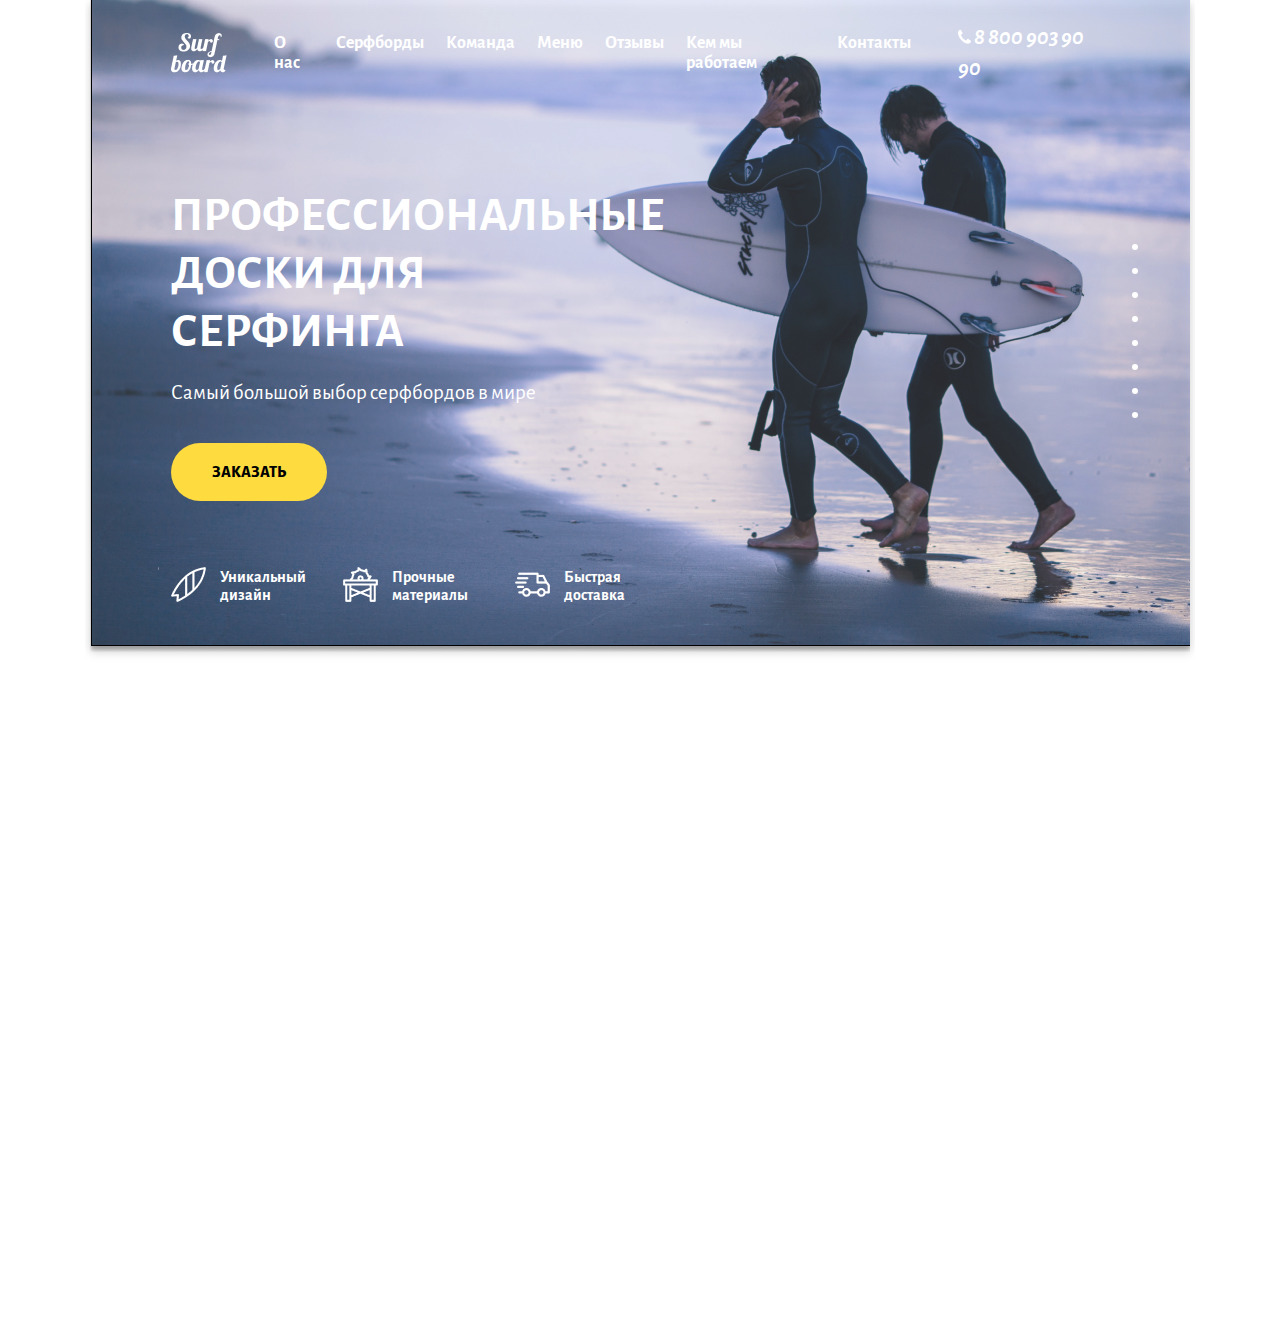
<file: index.html>
<!DOCTYPE html>
<html lang="ru">

<head>
  <meta charset="UTF-8">
  <meta http-equiv="X-UA-Compatible" content="IE=edge">
  <meta name="viewport" content="width=1100px, initial-scale=1.0">
  <link rel="stylesheet" href="main.css">
  <title>Surfboard</title>
</head>

<body>

  <div class="wrapper">
    <div class="welcome-background"></div>

    <div class="welcome-content">

      <header class="header">
        <div class="container header__container">
          <a href="" class="logo">
            <img src="/image/logo/logo.png" alt="">
          </a>
          <nav class="menu">
            <ul class="menu__list">
              <li class="menu__item">
                <a href="" class="menu__link">О нас</a>
              </li>
              <li class="menu__item">
                <a href="" class="menu__link">Серфборды</a>
              </li>
              <li class="menu__item">
                <a href="" class="menu__link">Команда</a>
              </li>
              <li class="menu__item">
                <a href="" class="menu__link">Меню</a>
              </li>
              <li class="menu__item">
                <a href="" class="menu__link">Отзывы</a>
              </li>
              <li class="menu__item">
                <a href="" class="menu__link">Кем мы работаем</a>
              </li>
              <li class="menu__item">
                <a href="" class="menu__link">Контакты</a>
              </li>
            </ul>
          </nav>
          <address class="contacts">
            <a href="phone:+78009039090" class="contacts__phone">8 800 903 90 90</a>
          </address>
        </div>
      </header>

      <main class="offer">
        <div class="offer__wrapper">

          <div class="container offer__container">
            <h1 class="offer__title">Профессиональные доски для серфинга</h1>
            <div class="offer__text">
              <p>
                Самый большой выбор серфбордов в мире
              </p>
            </div>
            <div class="offer__btn">
              <a href="#" class="btn">Заказать</a>
            </div>
            <div class="advantage">
              <ul class="advantage__list">
                <li class="advantage__item advantage__item--surf">Уникальный дизайн</li>
                <li class="advantage__item advantage__item--materials">Прочные материалы</li>
                <li class="advantage__item advantage__item--car">Быстрая доставка</li>
              </ul>
            </div>
          </div>

          <div class="paginator">
            <label class="label">
              <input type="radio" class="radio" name="radio1">
              <div class="circle"></div>
            </label>
            <label class="label">
              <input type="radio" class="radio" name="radio1">
              <div class="circle"></div>
            </label>
            <label class="label">
              <input type="radio" class="radio" name="radio1">
              <div class="circle"></div>
            </label>
            <label class="label">
              <input type="radio" class="radio" name="radio1">
              <div class="circle"></div>
            </label>
            <label class="label">
              <input type="radio" class="radio" name="radio1">
              <div class="circle"></div>
            </label>
            <label class="label">
              <input type="radio" class="radio" name="radio1">
              <div class="circle"></div>
            </label>
            <label class="label">
              <input type="radio" class="radio" name="radio1">
              <div class="circle"></div>
            </label>
            <label class="label">
              <input type="radio" class="radio" name="radio1">
              <div class="circle"></div>
            </label>
          </div>

        </div>

      </main>
    </div>



  </div>

</body>

</html>
</file>
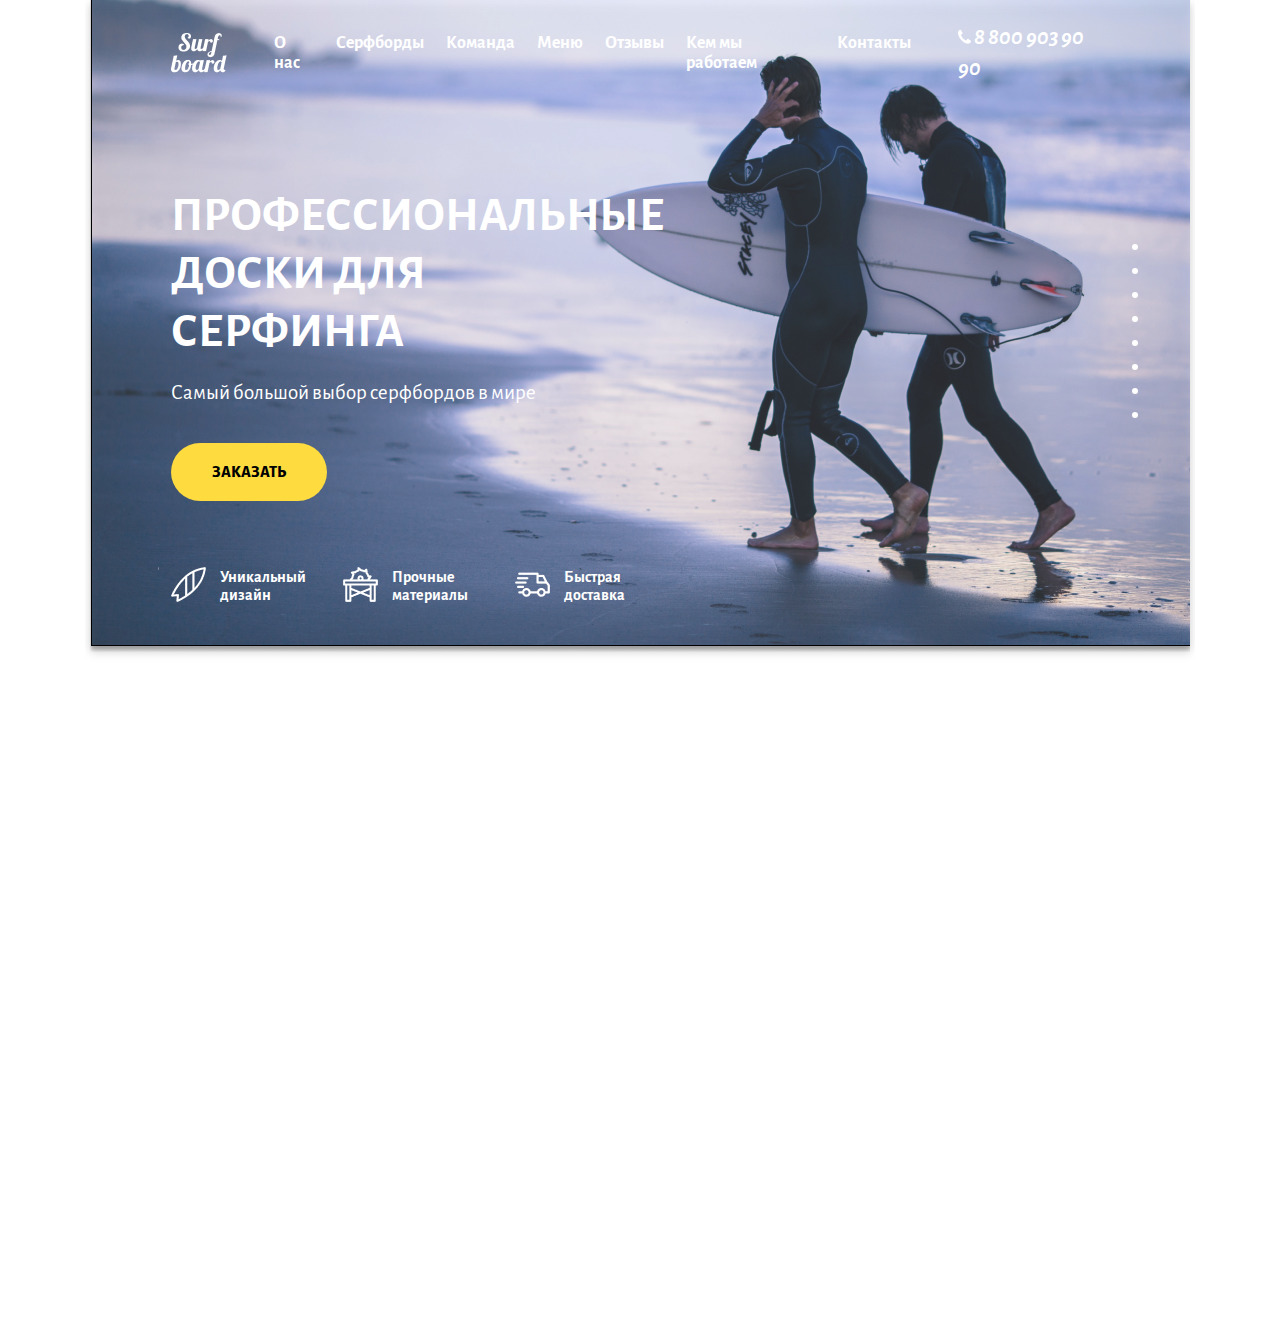
<file: css/blocks/index.html>
<!DOCTYPE html>
<html lang="ru">

<head>
  <meta charset="UTF-8">
  <meta http-equiv="X-UA-Compatible" content="IE=edge">
  <meta name="viewport" content="width=1100px, initial-scale=1.0">
  <link rel="stylesheet" href="/main.css">
  <title>Surfboard</title>
</head>

<body>

  <div class="wrapper">
    <div class="welcome-background"></div>

    <div class="welcome-content">

      <header class="header">
        <div class="container header__container">
          <a href="" class="logo">
            <img src="/image/logo/logo.png" alt="">
          </a>
          <nav class="menu">
            <ul class="menu__list">
              <li class="menu__item">
                <a href="" class="menu__link">О нас</a>
              </li>
              <li class="menu__item">
                <a href="" class="menu__link">Серфборды</a>
              </li>
              <li class="menu__item">
                <a href="" class="menu__link">Команда</a>
              </li>
              <li class="menu__item">
                <a href="" class="menu__link">Меню</a>
              </li>
              <li class="menu__item">
                <a href="" class="menu__link">Отзывы</a>
              </li>
              <li class="menu__item">
                <a href="" class="menu__link">Кем мы работаем</a>
              </li>
              <li class="menu__item">
                <a href="" class="menu__link">Контакты</a>
              </li>
            </ul>
          </nav>
          <address class="contacts">
            <a href="phone:+78009039090" class="contacts__phone">8 800 903 90 90</a>
          </address>
        </div>
      </header>

      <main class="offer">
        <div class="offer__wrapper">

          <div class="container offer__container">
            <h1 class="offer__title">Профессиональные доски для серфинга</h1>
            <div class="offer__text">
              <p>
                Самый большой выбор серфбордов в мире
              </p>
            </div>
            <div class="offer__btn">
              <a href="#" class="btn">Заказать</a>
            </div>
            <div class="advantage">
              <ul class="advantage__list">
                <li class="advantage__item advantage__item--surf">Уникальный дизайн</li>
                <li class="advantage__item advantage__item--materials">Прочные материалы</li>
                <li class="advantage__item advantage__item--car">Быстрая доставка</li>
              </ul>
            </div>
          </div>

          <div class="paginator">
            <label class="label">
              <input type="radio" class="radio" name="radio1">
              <div class="circle"></div>
            </label>
            <label class="label">
              <input type="radio" class="radio" name="radio1">
              <div class="circle"></div>
            </label>
            <label class="label">
              <input type="radio" class="radio" name="radio1">
              <div class="circle"></div>
            </label>
            <label class="label">
              <input type="radio" class="radio" name="radio1">
              <div class="circle"></div>
            </label>
            <label class="label">
              <input type="radio" class="radio" name="radio1">
              <div class="circle"></div>
            </label>
            <label class="label">
              <input type="radio" class="radio" name="radio1">
              <div class="circle"></div>
            </label>
            <label class="label">
              <input type="radio" class="radio" name="radio1">
              <div class="circle"></div>
            </label>
            <label class="label">
              <input type="radio" class="radio" name="radio1">
              <div class="circle"></div>
            </label>
          </div>

        </div>

      </main>
    </div>


    
  </div>

</body>

</html>
</file>
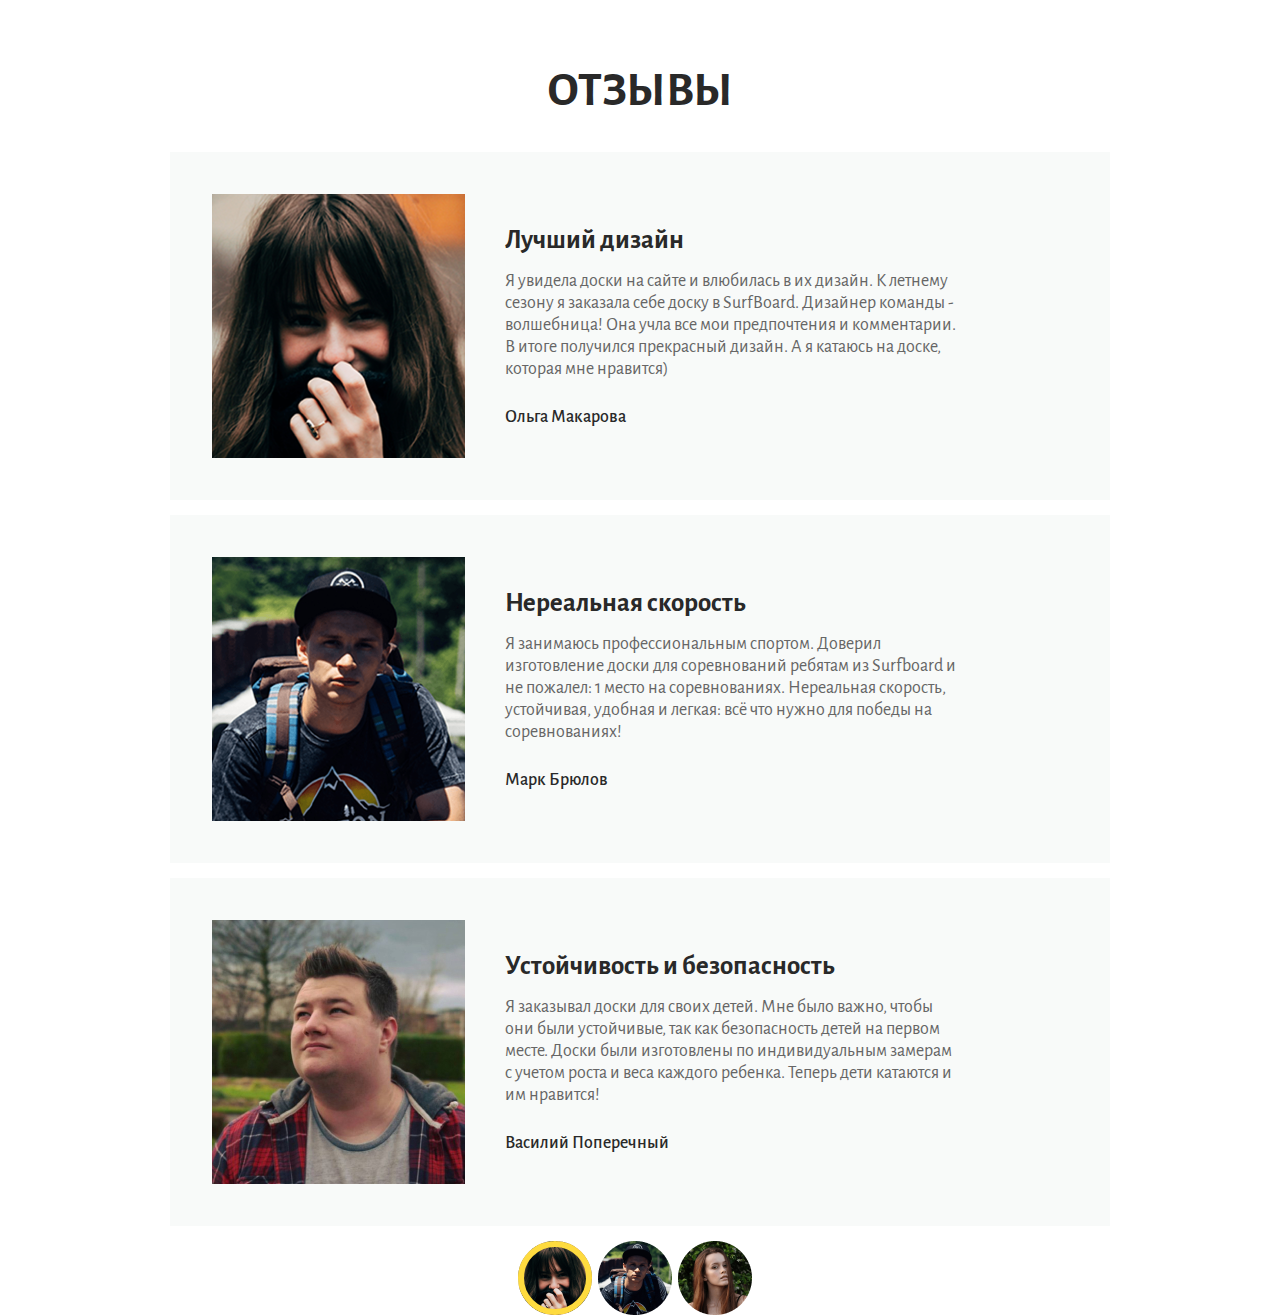
<file: reviews.html>
<!DOCTYPE html>
<html lang="ru">

<head>
  <meta charset="UTF-8">
  <meta http-equiv="X-UA-Compatible" content="IE=edge">
  <meta name="viewport" content="1110px, initial-scale=1.0">
  <link rel="stylesheet" href="main.css">
  <title>Reviews</title>
</head>

<body>

  <div class="reviews">
    <div class="container reviews__container">
      <h1 class="reviews__title">Отзывы</h1>

      <div class="reviews__item">
        <div class="reviews__image">
          <img src="/avatars/avatar1.png" alt="">
        </div>
        <div class="reviews__content">
          <h2 class="reviews__content-title">Лучший дизайн</h2>
          <div class="reviews__content-text">
            <p>
              Я увидела доски на сайте и влюбилась в их дизайн. К летнему сезону я заказала себе доску в SurfBoard.
              Дизайнер команды - волшебница! Она учла все мои предпочтения и комментарии. В итоге получился прекрасный
              дизайн. А я катаюсь на доске, которая мне нравится)
            </p>
          </div>
          <h3 class="reviews__content-user">Ольга Макарова
          </h3>
        </div>
      </div>

      <div class="reviews__item">
        <div class="reviews__image">
          <img src="/avatars/avatar2.png" alt="">
        </div>
        <div class="reviews__content">
          <h2 class="reviews__content-title">Нереальная скорость</h2>
          <div class="reviews__content-text">
            <p>
              Я занимаюсь профессиональным спортом. Доверил изготовление доски для соревнований ребятам из Surfboard и
              не пожалел: 1 место на соревнованиях.
              Нереальная скорость, устойчивая, удобная и легкая: всё что нужно для победы на соревнованиях!
            </p>
          </div>
          <h3 class="reviews__content-user">Марк Брюлов</h3>
        </div>
      </div>

      <div class="reviews__item">
        <div class="reviews__image">
          <img src="/avatars/avatar3.jpg" alt="">
        </div>
        <div class="reviews__content">
          <h2 class="reviews__content-title">Устойчивость и безопасность</h2>
          <div class="reviews__content-text">
            <p>
              Я заказывал доски для своих детей. Мне было важно, чтобы они были устойчивые, так как безопасность детей
              на первом месте. Доски были изготовлены по индивидуальным замерам с учетом роста и веса каждого ребенка.
              Теперь дети катаются и им нравится!
            </p>
          </div>
          <h3 class="reviews__content-user">Василий Поперечный
          </h3>
        </div>
      </div>

      <div class="users">
        <label class="users__item">
          <input type="radio" class="users__radio" name="users__radio" checked>
          <span class="users__circle"></span>
          <img src="/avatars/small/avatar-small1.png" alt="" class="users__avatar">
        </label>
        <label class="users__item">
          <input type="radio" class="users__radio" name="users__radio">
          <span class="users__circle"></span>
          <img src="/avatars/small/avatar-small2.png" alt="" class="users__avatar">
        </label>
        <label class="users__item">
          <input type="radio" class="users__radio" name="users__radio">
          <span class="users__circle"></span>
          <img src="/avatars/small/avatar-small3.png" alt="" class="users__avatar">
        </label>
      </div>




    </div>
  </div>
  </div>

</body>

</html>
</file>
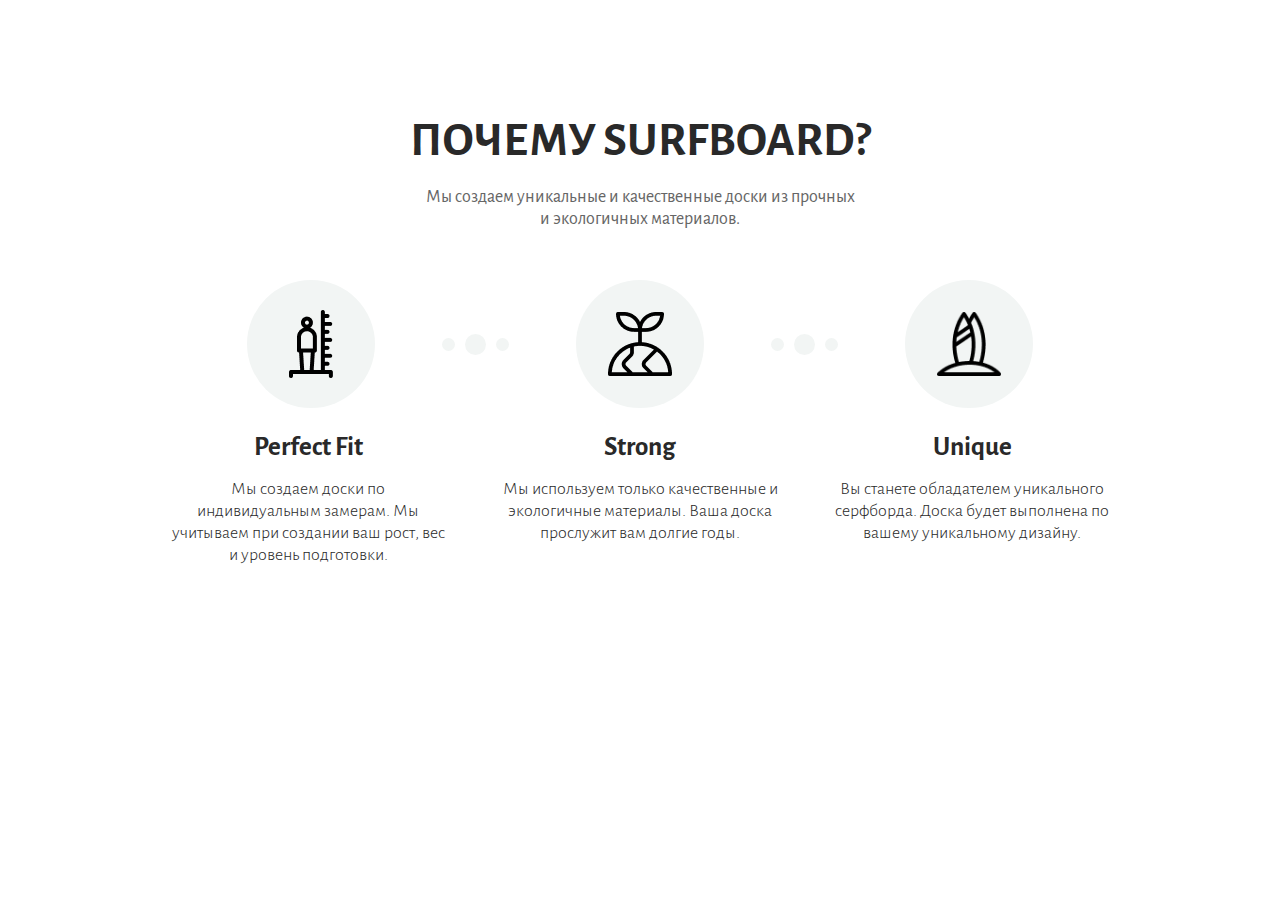
<file: why.html>
<!DOCTYPE html>
<html lang="ru">

<head>
  <meta charset="UTF-8">
  <meta http-equiv="X-UA-Compatible" content="IE=edge">
  <meta name="viewport" content="1100px, initial-scale=1.0">
  <link rel="stylesheet" href="main.css">
  <title>why</title>
</head>

<body>

  <div class="container benefits__container">

    <div class="benefits">
      <h1 class="benefits__title">Почему Surfboard?</h1>
      <div class="benefits__text">
        <p>
          Мы создаем уникальные и качественные доски из прочных и экологичных материалов. </p>
      </div>

      <div class="reasons">
        <div class="icons">
          <div class="icons__item">
            <div class="icons__image">
              <img src="/image/icons/why1.png" alt="">
            </div>
          </div>
          <div class="circles">
            <div class="circles__item"></div>
            <div class="circles__item circles__item--big"></div>
            <div class="circles__item"></div>
          </div>

          <div class="icons__item">
            <div class="icons__image">
              <img src="/image/icons/why2.png" alt="">
            </div>
          </div>
          <div class="circles">
            <div class="circles__item"></div>
            <div class="circles__item circles__item--big"></div>
            <div class="circles__item"></div>
          </div>

          <div class="icons__item">
            <div class="icons__image">
              <img src="/image/icons/why3.png" alt="">
            </div>
          </div>
        </div>

        <div class="reasons__content">
          <div class="reasons__content-item">
            <h2 class="reasons__title">Perfect Fit</h2>
            <div class="reasons__text">
              <p>
                Мы создаем доски по индивидуальным замерам. Мы учитываем при создании ваш рост, вес и уровень подготовки.
              </p>
            </div>
          </div>
          <div class="reasons__content-item">
            <h2 class="reasons__title">Strong</h2>
            <div class="reasons__text">
              <p>
                Мы используем только качественные и экологичные материалы. Ваша доска прослужит вам долгие годы. </p>
              </p>
            </div>
          </div>
          <div class="reasons__content-item">
            <h2 class="reasons__title">Unique</h2>
            <div class="reasons__text">
              <p>
                Вы станете обладателем уникального серфборда. Доска будет выполнена по вашему уникальному дизайну. </p>
              </p>
            </div>
          </div>
        </div>

      </div>

  </div>

</body>

</html>
</file>
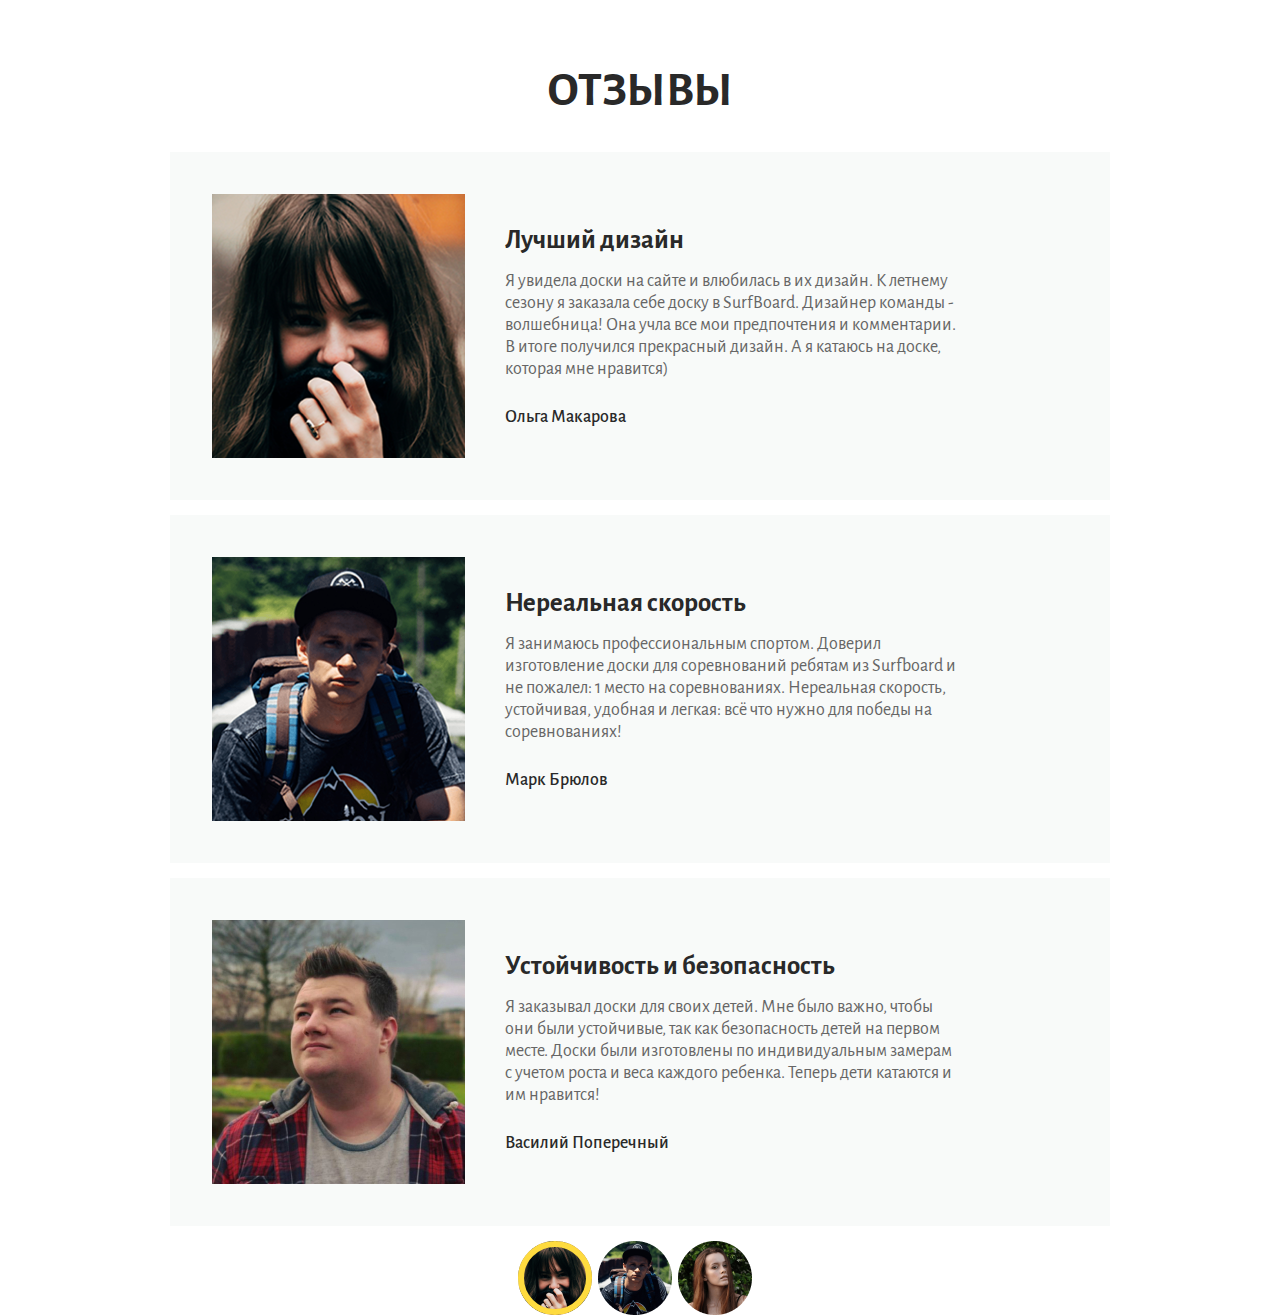
<file: css/blocks/reviews.html>
<!DOCTYPE html>
<html lang="ru">

<head>
  <meta charset="UTF-8">
  <meta http-equiv="X-UA-Compatible" content="IE=edge">
  <meta name="viewport" content="1110px, initial-scale=1.0">
  <link rel="stylesheet" href="./main.css">
  <title>Reviews</title>
</head>

<body>

  <div class="reviews">
    <div class="container reviews__container">
      <h1 class="reviews__title">Отзывы</h1>

      <div class="reviews__item">
        <div class="reviews__image">
          <img src="/avatars/avatar1.png" alt="">
        </div>
        <div class="reviews__content">
          <h2 class="reviews__content-title">Лучший дизайн</h2>
          <div class="reviews__content-text">
            <p>
              Я увидела доски на сайте и влюбилась в их дизайн. К летнему сезону я заказала себе доску в SurfBoard.
              Дизайнер команды - волшебница! Она учла все мои предпочтения и комментарии. В итоге получился прекрасный
              дизайн. А я катаюсь на доске, которая мне нравится)
            </p>
          </div>
          <h3 class="reviews__content-user">Ольга Макарова
          </h3>
        </div>
      </div>

      <div class="reviews__item">
        <div class="reviews__image">
          <img src="/avatars/avatar2.png" alt="">
        </div>
        <div class="reviews__content">
          <h2 class="reviews__content-title">Нереальная скорость</h2>
          <div class="reviews__content-text">
            <p>
              Я занимаюсь профессиональным спортом. Доверил изготовление доски для соревнований ребятам из Surfboard и
              не пожалел: 1 место на соревнованиях.
              Нереальная скорость, устойчивая, удобная и легкая: всё что нужно для победы на соревнованиях!
            </p>
          </div>
          <h3 class="reviews__content-user">Марк Брюлов</h3>
        </div>
      </div>

      <div class="reviews__item">
        <div class="reviews__image">
          <img src="/avatars/avatar3.jpg" alt="">
        </div>
        <div class="reviews__content">
          <h2 class="reviews__content-title">Устойчивость и безопасность</h2>
          <div class="reviews__content-text">
            <p>
              Я заказывал доски для своих детей. Мне было важно, чтобы они были устойчивые, так как безопасность детей
              на первом месте. Доски были изготовлены по индивидуальным замерам с учетом роста и веса каждого ребенка.
              Теперь дети катаются и им нравится!
            </p>
          </div>
          <h3 class="reviews__content-user">Василий Поперечный
          </h3>
        </div>
      </div>

      <div class="users">
        <label class="users__item">
          <input type="radio" class="users__radio" name="users__radio" checked>
          <span class="users__circle"></span>
          <img src="/avatars/small/avatar-small1.png" alt="" class="users__avatar">
        </label>
        <label class="users__item">
          <input type="radio" class="users__radio" name="users__radio">
          <span class="users__circle"></span>
          <img src="/avatars/small/avatar-small2.png" alt="" class="users__avatar">
        </label>
        <label class="users__item">
          <input type="radio" class="users__radio" name="users__radio">
          <span class="users__circle"></span>
          <img src="/avatars/small/avatar-small3.png" alt="" class="users__avatar">
        </label>
      </div>




    </div>
  </div>
  </div>

</body>

</html>
</file>
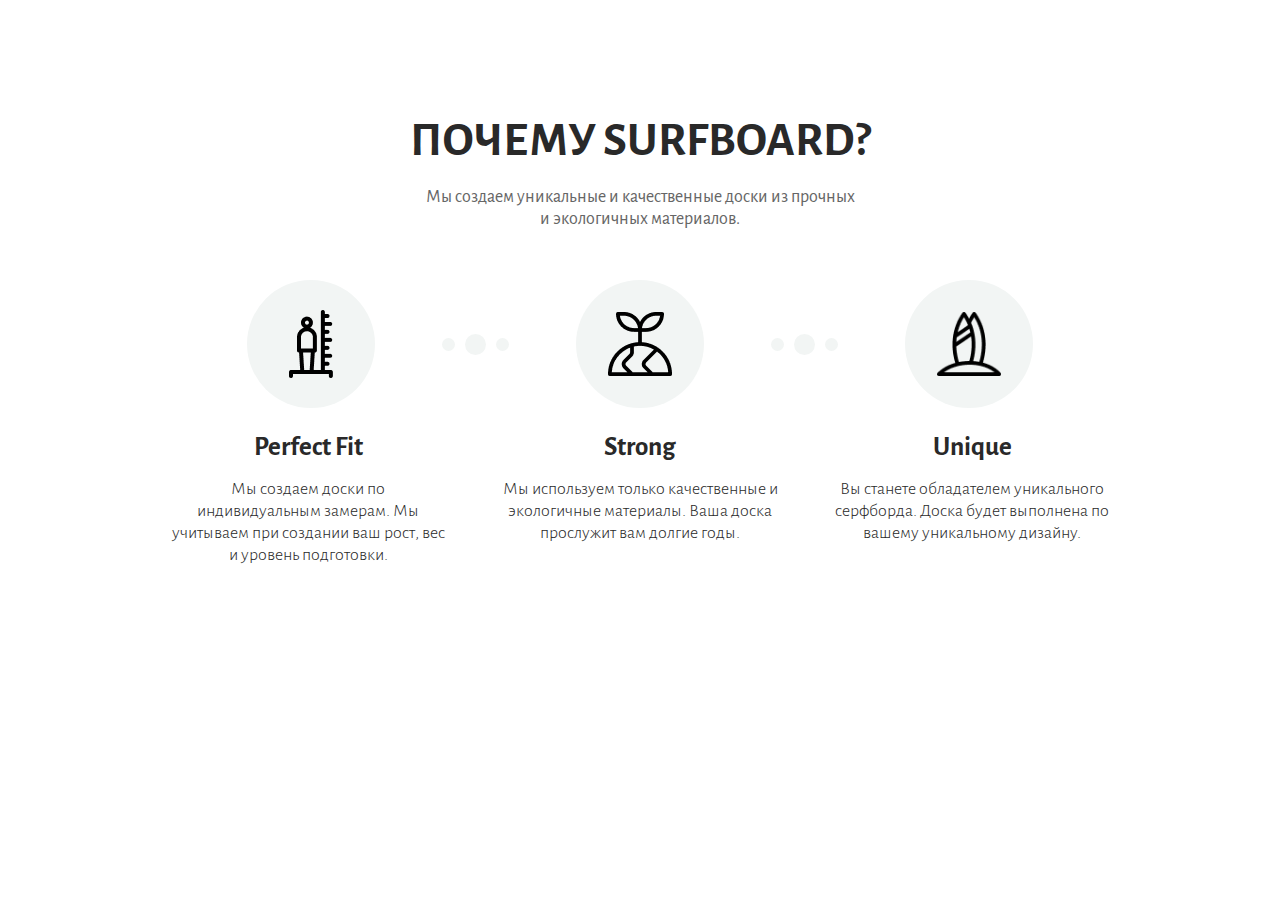
<file: css/blocks/why.html>
<!DOCTYPE html>
<html lang="ru">

<head>
  <meta charset="UTF-8">
  <meta http-equiv="X-UA-Compatible" content="IE=edge">
  <meta name="viewport" content="1100px, initial-scale=1.0">
  <link rel="stylesheet" href="/main.css">
  <title>why</title>
</head>

<body>

  <div class="container benefits__container">

    <div class="benefits">
      <h1 class="benefits__title">Почему Surfboard?</h1>
      <div class="benefits__text">
        <p>
          Мы создаем уникальные и качественные доски из прочных и экологичных материалов. </p>
      </div>

      <div class="reasons">
        <div class="icons">
          <div class="icons__item">
            <div class="icons__image">
              <img src="/image/icons/why1.png" alt="">
            </div>
          </div>
          <div class="circles">
            <div class="circles__item"></div>
            <div class="circles__item circles__item--big"></div>
            <div class="circles__item"></div>
          </div>

          <div class="icons__item">
            <div class="icons__image">
              <img src="/image/icons/why2.png" alt="">
            </div>
          </div>
          <div class="circles">
            <div class="circles__item"></div>
            <div class="circles__item circles__item--big"></div>
            <div class="circles__item"></div>
          </div>

          <div class="icons__item">
            <div class="icons__image">
              <img src="/image/icons/why3.png" alt="">
            </div>
          </div>
        </div>

        <div class="reasons__content">
          <div class="reasons__content-item">
            <h2 class="reasons__title">Perfect Fit</h2>
            <div class="reasons__text">
              <p>
                Мы создаем доски по индивидуальным замерам. Мы учитываем при создании ваш рост, вес и уровень подготовки.
              </p>
            </div>
          </div>
          <div class="reasons__content-item">
            <h2 class="reasons__title">Strong</h2>
            <div class="reasons__text">
              <p>
                Мы используем только качественные и экологичные материалы. Ваша доска прослужит вам долгие годы. </p>
              </p>
            </div>
          </div>
          <div class="reasons__content-item">
            <h2 class="reasons__title">Unique</h2>
            <div class="reasons__text">
              <p>
                Вы станете обладателем уникального серфборда. Доска будет выполнена по вашему уникальному дизайну. </p>
              </p>
            </div>
          </div>
        </div>

      </div>

  </div>

</body>

</html>
</file>
<file: main.css>
@import url(css/layouts/normalize.css);
@import url(css/layouts/base.css);

@import url(css/blocks/welcome.css);
@import url(css/blocks/why.css);
@import url(css/blocks/reviews.css);
</file>
<file: css/blocks/main.css>
@import url(/css/layouts/normalize.css);
@import url(/css/layouts/base.css);

@import url(/css/blocks/welcome.css);
@import url(/css/blocks/why.css);
@import url(/css/blocks/reviews.css);
</file>
